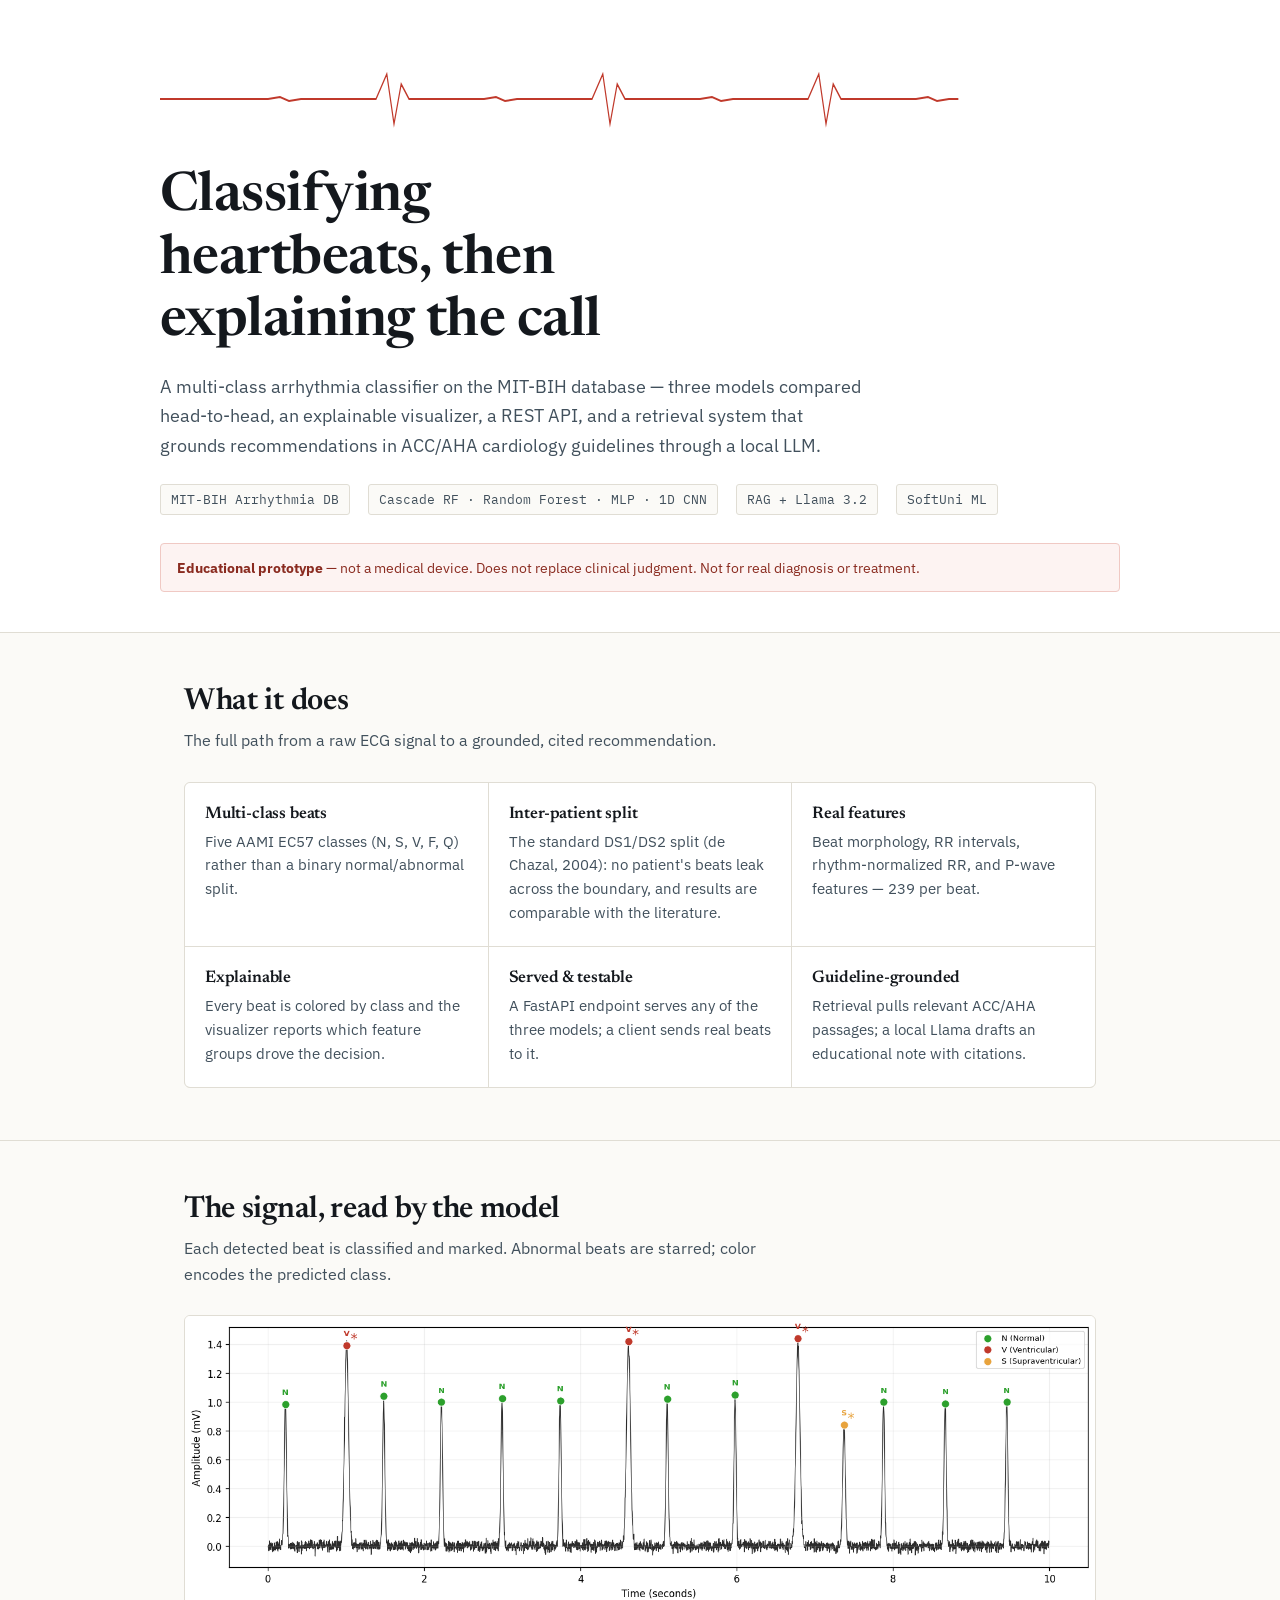
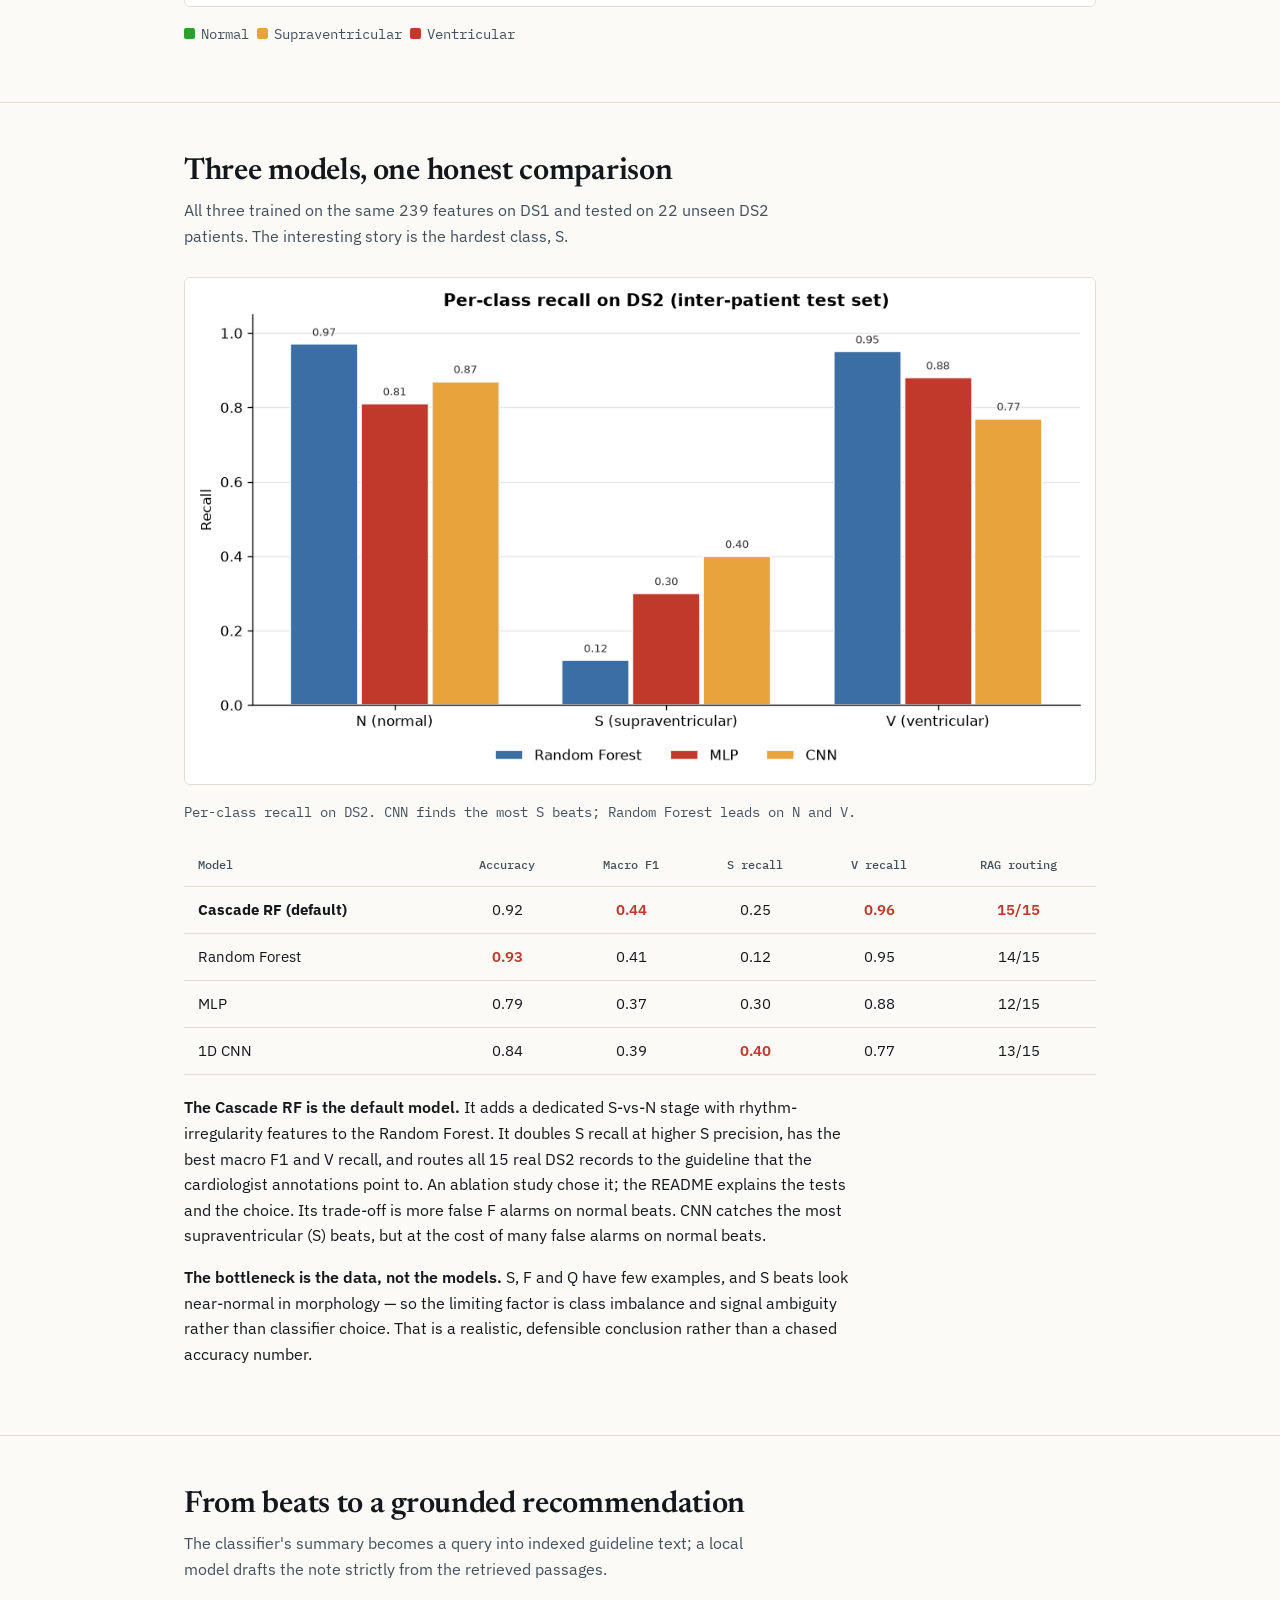
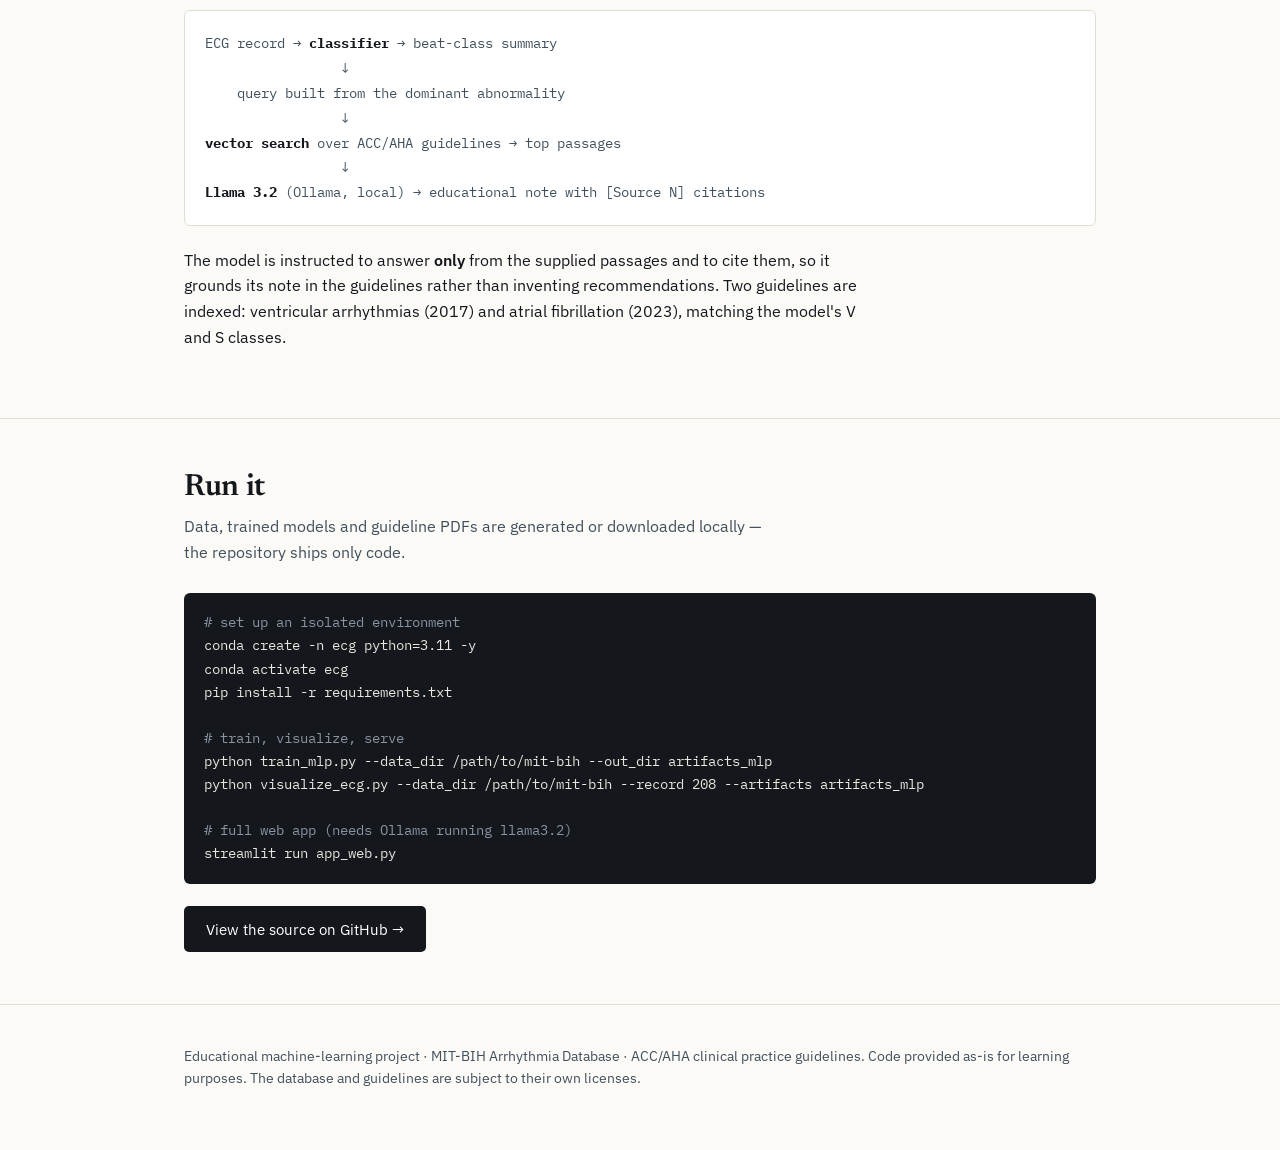
<file: docs/index.html>
<!DOCTYPE html>
<html lang="en">
<head>
<meta charset="UTF-8">
<meta name="viewport" content="width=device-width, initial-scale=1.0">
<title>ECG Arrhythmia Classification — SoftUni ML Project</title>
<link rel="preconnect" href="https://fonts.googleapis.com">
<link rel="preconnect" href="https://fonts.gstatic.com" crossorigin>
<link href="https://fonts.googleapis.com/css2?family=Newsreader:opsz,wght@6..72,400;6..72,500;6..72,600&family=IBM+Plex+Sans:wght@400;500;600&family=IBM+Plex+Mono:wght@400;500&display=swap" rel="stylesheet">
<style>
  :root{
    --ink:#14181d;
    --ink-soft:#41505c;
    --paper:#fbfaf7;
    --panel:#ffffff;
    --line:#e0ddd4;
    --trace:#c0392b;      /* ECG red */
    --n:#2ca02c; --s:#e8a33d; --v:#c0392b;
    --blue:#3b6ea5;
  }
  *{box-sizing:border-box;margin:0;padding:0}
  html{scroll-behavior:smooth}
  body{
    background:var(--paper);color:var(--ink);
    font-family:"IBM Plex Sans",system-ui,sans-serif;
    line-height:1.6;-webkit-font-smoothing:antialiased;
  }
  .wrap{max-width:960px;margin:0 auto;padding:0 24px}
  h1,h2,h3{font-family:"Newsreader",Georgia,serif;font-weight:600;line-height:1.15;letter-spacing:-.01em}

  /* ---- Hero with ECG trace ---- */
  header{border-bottom:1px solid var(--line);background:var(--panel)}
  .hero{padding:64px 0 40px;position:relative}
  .trace-svg{width:100%;height:70px;display:block;margin-bottom:32px}
  .trace-svg path{fill:none;stroke:var(--trace);stroke-width:2;
    stroke-dasharray:1600;stroke-dashoffset:1600;animation:draw 3s ease-out forwards}
  @keyframes draw{to{stroke-dashoffset:0}}
  @media (prefers-reduced-motion:reduce){.trace-svg path{animation:none;stroke-dashoffset:0}}
  h1{font-size:clamp(2.1rem,5vw,3.4rem);max-width:16ch}
  .lede{font-size:1.15rem;color:var(--ink-soft);max-width:64ch;margin-top:18px}
  .meta{margin-top:24px;font-family:"IBM Plex Mono",monospace;font-size:.82rem;
    color:var(--ink-soft);display:flex;gap:18px;flex-wrap:wrap}
  .meta span{padding:4px 10px;border:1px solid var(--line);border-radius:3px;background:var(--paper)}

  .disclaimer{background:#fdf3f2;border:1px solid #f0c9c4;border-radius:4px;
    padding:12px 16px;margin-top:28px;font-size:.9rem;color:#8a2b20}

  /* ---- Sections ---- */
  section{padding:52px 0;border-bottom:1px solid var(--line)}
  h2{font-size:1.9rem;margin-bottom:8px}
  .sub{color:var(--ink-soft);margin-bottom:28px;max-width:60ch}

  .features{display:grid;grid-template-columns:repeat(auto-fit,minmax(230px,1fr));gap:1px;
    background:var(--line);border:1px solid var(--line);border-radius:6px;overflow:hidden}
  .feature{background:var(--panel);padding:22px 20px}
  .feature h3{font-size:1.05rem;margin-bottom:6px}
  .feature p{font-size:.92rem;color:var(--ink-soft)}

  figure{margin:8px 0 4px}
  figure img{width:100%;border:1px solid var(--line);border-radius:6px;background:#fff}
  figcaption{font-size:.85rem;color:var(--ink-soft);margin-top:10px;font-family:"IBM Plex Mono",monospace}

  table{width:100%;border-collapse:collapse;margin:20px 0;font-size:.94rem}
  th,td{padding:11px 14px;text-align:left;border-bottom:1px solid var(--line)}
  th{font-family:"IBM Plex Mono",monospace;font-size:.78rem;font-weight:500;
    color:var(--ink-soft);text-transform:none}
  td:not(:first-child),th:not(:first-child){text-align:center;font-variant-numeric:tabular-nums}
  tbody tr:hover{background:#faf8f3}
  .best{color:var(--v);font-weight:600}
  .tag{display:inline-block;width:11px;height:11px;border-radius:2px;margin-right:6px;vertical-align:baseline}

  .prose p{margin-bottom:16px;max-width:68ch}
  .prose strong{font-weight:600}
  .pipeline{font-family:"IBM Plex Mono",monospace;font-size:.86rem;background:var(--panel);
    border:1px solid var(--line);border-radius:6px;padding:20px;overflow-x:auto;color:var(--ink-soft);line-height:1.8}
  .pipeline b{color:var(--ink)}

  code{font-family:"IBM Plex Mono",monospace;font-size:.86em;background:#f0ede5;
    padding:2px 6px;border-radius:3px}
  pre{background:#14181d;color:#e8e6df;padding:18px 20px;border-radius:6px;overflow-x:auto;
    font-family:"IBM Plex Mono",monospace;font-size:.85rem;line-height:1.7;margin:14px 0}
  pre .c{color:#8a94a0}

  a{color:var(--blue);text-decoration:none;border-bottom:1px solid transparent}
  a:hover{border-bottom-color:var(--blue)}
  .cta{display:inline-block;margin-top:8px;padding:11px 22px;background:var(--ink);color:#fff;
    border-radius:5px;font-size:.95rem;border-bottom:none}
  .cta:hover{background:#2b333c;border-bottom:none}

  footer{padding:40px 0 60px;color:var(--ink-soft);font-size:.88rem}
  :focus-visible{outline:2px solid var(--blue);outline-offset:2px}
</style>
</head>
<body>

<header>
  <div class="wrap hero">
    <svg class="trace-svg" viewBox="0 0 1600 70" preserveAspectRatio="none" aria-hidden="true">
      <path d="M0,35 L180,35 L200,33 L215,37 L235,35 L360,35 L378,10 L390,60 L402,20 L415,35 L540,35 L560,33 L575,37 L595,35 L720,35 L738,10 L750,60 L762,20 L775,35 L900,35 L920,33 L935,37 L955,35 L1080,35 L1098,10 L1110,60 L1122,20 L1135,35 L1260,35 L1280,33 L1295,37 L1315,35 L1440,35 L1458,10 L1470,60 L1482,20 L1495,35 L1600,35"/>
    </svg>
    <h1>Classifying heartbeats, then explaining the call</h1>
    <p class="lede">A multi-class arrhythmia classifier on the MIT-BIH database — three
    models compared head-to-head, an explainable visualizer, a REST API, and a
    retrieval system that grounds recommendations in ACC/AHA cardiology guidelines
    through a local LLM.</p>
    <div class="meta">
      <span>MIT-BIH Arrhythmia DB</span>
      <span>Cascade RF · Random Forest · MLP · 1D&nbsp;CNN</span>
      <span>RAG + Llama&nbsp;3.2</span>
      <span>SoftUni ML</span>
    </div>
    <div class="disclaimer"><strong>Educational prototype</strong> — not a medical
    device. Does not replace clinical judgment. Not for real diagnosis or treatment.</div>
  </div>
</header>

<main>

<section>
  <div class="wrap">
    <h2>What it does</h2>
    <p class="sub">The full path from a raw ECG signal to a grounded, cited recommendation.</p>
    <div class="features">
      <div class="feature"><h3>Multi-class beats</h3><p>Five AAMI EC57 classes (N, S, V, F, Q) rather than a binary normal/abnormal split.</p></div>
      <div class="feature"><h3>Inter-patient split</h3><p>The standard DS1/DS2 split (de Chazal, 2004): no patient's beats leak across the boundary, and results are comparable with the literature.</p></div>
      <div class="feature"><h3>Real features</h3><p>Beat morphology, RR intervals, rhythm-normalized RR, and P-wave features — 239 per beat.</p></div>
      <div class="feature"><h3>Explainable</h3><p>Every beat is colored by class and the visualizer reports which feature groups drove the decision.</p></div>
      <div class="feature"><h3>Served &amp; testable</h3><p>A FastAPI endpoint serves any of the three models; a client sends real beats to it.</p></div>
      <div class="feature"><h3>Guideline-grounded</h3><p>Retrieval pulls relevant ACC/AHA passages; a local Llama drafts an educational note with citations.</p></div>
    </div>
  </div>
</section>

<section>
  <div class="wrap">
    <h2>The signal, read by the model</h2>
    <p class="sub">Each detected beat is classified and marked. Abnormal beats are starred;
    color encodes the predicted class.</p>
    <figure>
      <img src="img/ecg_demo.png" alt="ECG trace with beats colored and labeled by predicted class">
      <figcaption>
        <span class="tag" style="background:var(--n)"></span>Normal
        <span class="tag" style="background:var(--s)"></span>Supraventricular
        <span class="tag" style="background:var(--v)"></span>Ventricular
      </figcaption>
    </figure>
  </div>
</section>

<section>
  <div class="wrap">
    <h2>Three models, one honest comparison</h2>
    <p class="sub">All three trained on the same 239 features on DS1 and tested on 22 unseen DS2 patients.
    The interesting story is the hardest class, S.</p>

    <figure>
      <img src="img/recall_comparison.png" alt="Bar chart of per-class recall for Random Forest, MLP and CNN">
      <figcaption>Per-class recall on DS2. CNN finds the most S beats; Random Forest leads on N and V.</figcaption>
    </figure>

    <table>
      <thead>
        <tr><th>Model</th><th>Accuracy</th><th>Macro F1</th><th>S recall</th><th>V recall</th><th>RAG routing</th></tr>
      </thead>
      <tbody>
        <tr><td><strong>Cascade RF (default)</strong></td><td>0.92</td><td class="best">0.44</td><td>0.25</td><td class="best">0.96</td><td class="best">15/15</td></tr>
        <tr><td>Random Forest</td><td class="best">0.93</td><td>0.41</td><td>0.12</td><td>0.95</td><td>14/15</td></tr>
        <tr><td>MLP</td><td>0.79</td><td>0.37</td><td>0.30</td><td>0.88</td><td>12/15</td></tr>
        <tr><td>1D CNN</td><td>0.84</td><td>0.39</td><td class="best">0.40</td><td>0.77</td><td>13/15</td></tr>
      </tbody>
    </table>

    <div class="prose">
      <p><strong>The Cascade RF is the default model.</strong> It adds a dedicated S-vs-N
      stage with rhythm-irregularity features to the Random Forest. It doubles S recall at
      higher S precision, has the best macro F1 and V recall, and routes all 15 real DS2
      records to the guideline that the cardiologist annotations point to. An ablation study
      chose it; the README explains the tests and the choice. Its trade-off is more false
      F alarms on normal beats. CNN catches the most supraventricular (S) beats, but at the
      cost of many false alarms on normal beats.</p>
      <p><strong>The bottleneck is the data, not the models.</strong> S, F and Q have few
      examples, and S beats look near-normal in morphology — so the limiting factor is class
      imbalance and signal ambiguity rather than classifier choice. That is a realistic,
      defensible conclusion rather than a chased accuracy number.</p>
    </div>
  </div>
</section>

<section>
  <div class="wrap">
    <h2>From beats to a grounded recommendation</h2>
    <p class="sub">The classifier's summary becomes a query into indexed guideline text;
    a local model drafts the note strictly from the retrieved passages.</p>
    <div class="pipeline">
ECG record → <b>classifier</b> → beat-class summary<br>
&nbsp;&nbsp;&nbsp;&nbsp;&nbsp;&nbsp;&nbsp;&nbsp;&nbsp;&nbsp;&nbsp;&nbsp;&nbsp;&nbsp;&nbsp;&nbsp;&nbsp;↓<br>
&nbsp;&nbsp;&nbsp;&nbsp;query built from the dominant abnormality<br>
&nbsp;&nbsp;&nbsp;&nbsp;&nbsp;&nbsp;&nbsp;&nbsp;&nbsp;&nbsp;&nbsp;&nbsp;&nbsp;&nbsp;&nbsp;&nbsp;&nbsp;↓<br>
<b>vector search</b> over ACC/AHA guidelines → top passages<br>
&nbsp;&nbsp;&nbsp;&nbsp;&nbsp;&nbsp;&nbsp;&nbsp;&nbsp;&nbsp;&nbsp;&nbsp;&nbsp;&nbsp;&nbsp;&nbsp;&nbsp;↓<br>
<b>Llama 3.2</b> (Ollama, local) → educational note with [Source N] citations
    </div>
    <div class="prose" style="margin-top:22px">
      <p>The model is instructed to answer <strong>only</strong> from the supplied passages
      and to cite them, so it grounds its note in the guidelines rather than inventing
      recommendations. Two guidelines are indexed: ventricular arrhythmias (2017) and
      atrial fibrillation (2023), matching the model's V and S classes.</p>
    </div>
  </div>
</section>

<section>
  <div class="wrap">
    <h2>Run it</h2>
    <p class="sub">Data, trained models and guideline PDFs are generated or downloaded
    locally — the repository ships only code.</p>
    <pre><span class="c"># set up an isolated environment</span>
conda create -n ecg python=3.11 -y
conda activate ecg
pip install -r requirements.txt

<span class="c"># train, visualize, serve</span>
python train_mlp.py --data_dir /path/to/mit-bih --out_dir artifacts_mlp
python visualize_ecg.py --data_dir /path/to/mit-bih --record 208 --artifacts artifacts_mlp

<span class="c"># full web app (needs Ollama running llama3.2)</span>
streamlit run app_web.py</pre>
    <a class="cta" href="https://github.com/Givomir/ecg-arrhythmia-classification" id="repo-link">View the source on GitHub →</a>
  </div>
</section>

</main>

<footer>
  <div class="wrap">
    Educational machine-learning project · MIT-BIH Arrhythmia Database ·
    ACC/AHA clinical practice guidelines. Code provided as-is for learning purposes.
    The database and guidelines are subject to their own licenses.
  </div>
</footer>

</body>
</html>
</file>
